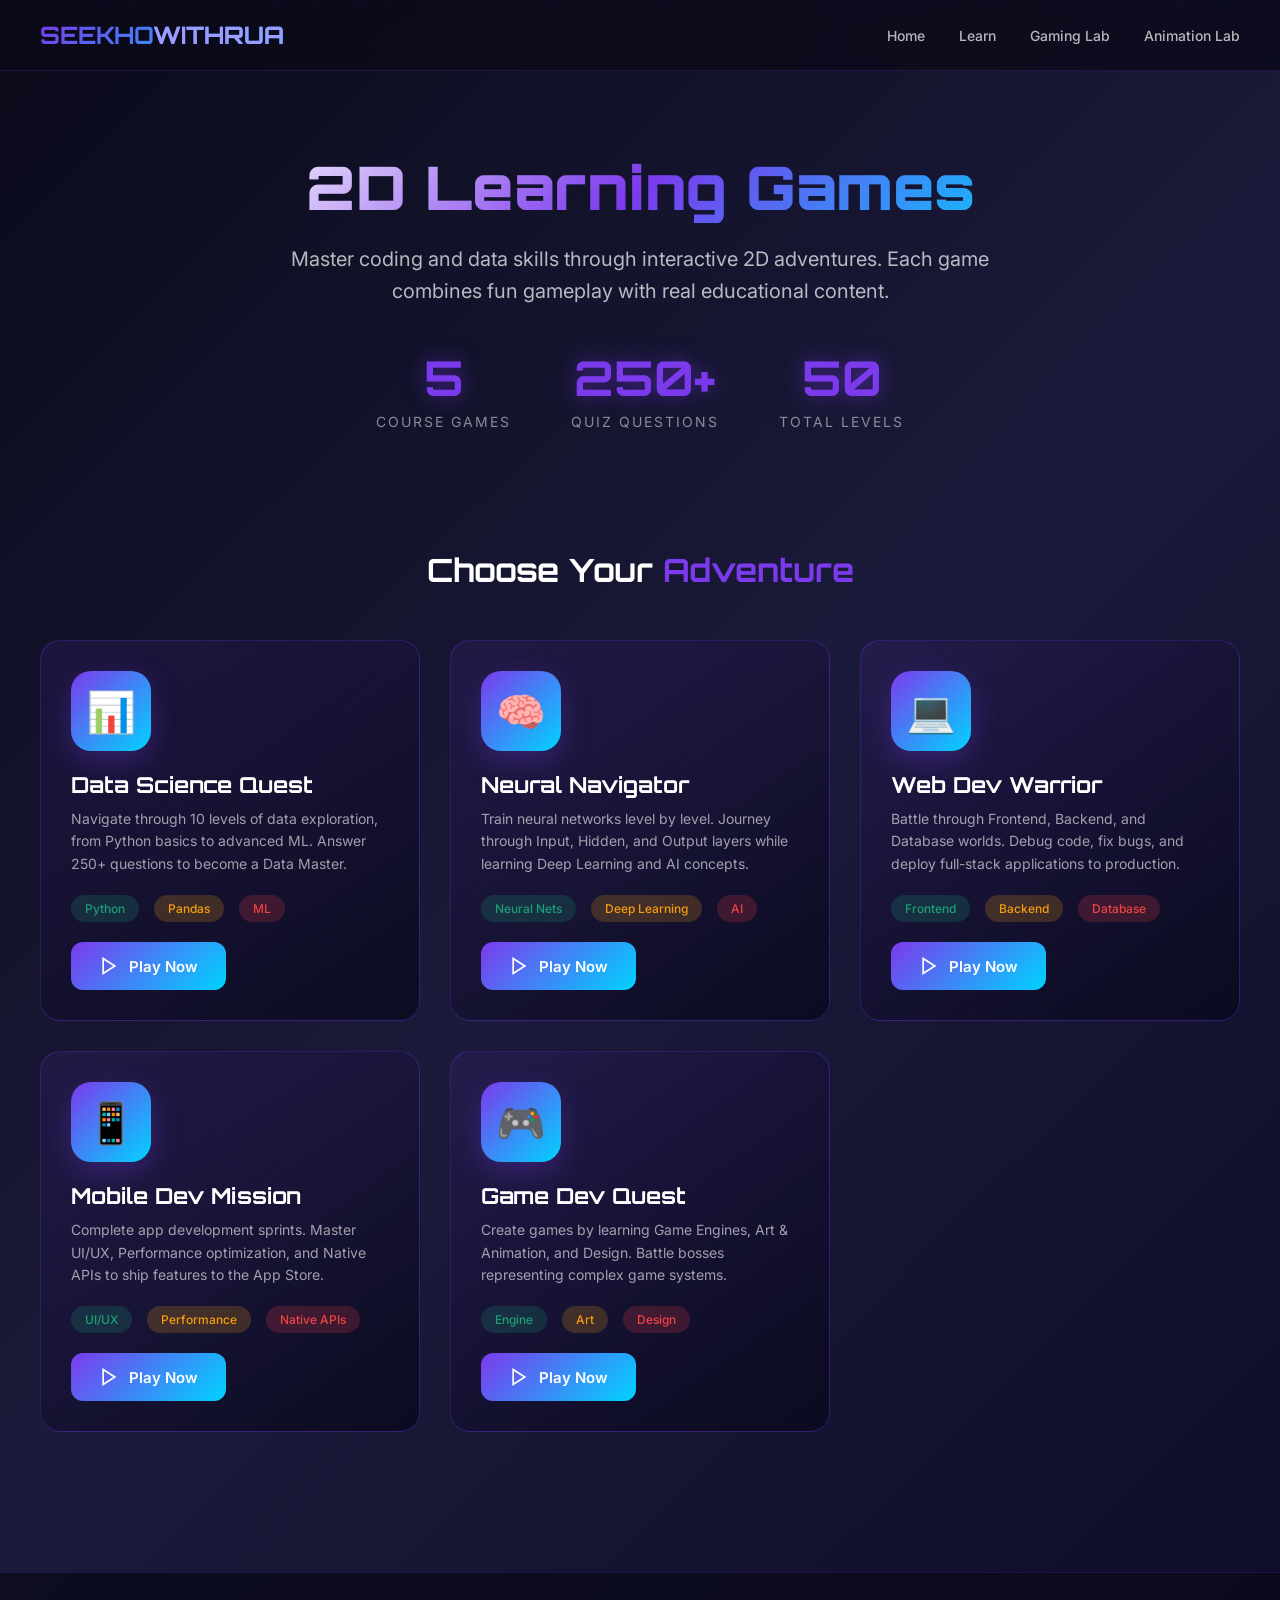
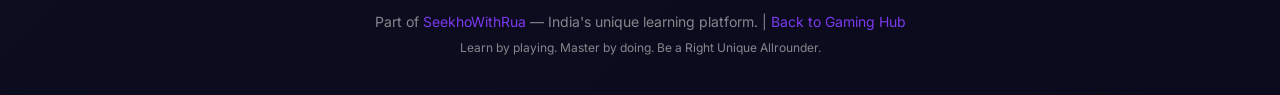
<file: 2d-games/index.html>
<!DOCTYPE html>
<html lang="en">
<head>
  <meta charset="UTF-8">
  <meta name="viewport" content="width=device-width, initial-scale=1.0">
  <title>2D Learning Games | SeekhoWithRua Gaming</title>
  <meta name="description" content="Play educational 2D games and learn Data Science, AI, Web Development, Mobile Development, and Game Development through interactive gameplay.">
  <link href="https://fonts.googleapis.com/css2?family=Orbitron:wght@400;700;900&family=Inter:wght@400;500;600;700&display=swap" rel="stylesheet">
  <style>
    * { margin: 0; padding: 0; box-sizing: border-box; }
    
    body {
      background: linear-gradient(135deg, #0a0a1a 0%, #1a1a3a 50%, #0d0d2a 100%);
      color: #fff;
      font-family: 'Inter', sans-serif;
      min-height: 100vh;
    }
    
    /* Particles Background */
    .particles {
      position: fixed;
      top: 0; left: 0; width: 100%; height: 100%;
      pointer-events: none;
      overflow: hidden;
      z-index: 0;
    }
    
    .particle {
      position: absolute;
      width: 4px; height: 4px;
      background: rgba(124, 58, 237, 0.3);
      border-radius: 50%;
      animation: float 20s infinite linear;
    }
    
    @keyframes float {
      0% { transform: translateY(100vh) rotate(0deg); opacity: 0; }
      10% { opacity: 1; }
      90% { opacity: 1; }
      100% { transform: translateY(-100vh) rotate(720deg); opacity: 0; }
    }
    
    /* Header */
    header {
      position: relative;
      z-index: 10;
      padding: 20px 40px;
      display: flex;
      justify-content: space-between;
      align-items: center;
      border-bottom: 1px solid rgba(124, 58, 237, 0.2);
      background: rgba(10, 10, 26, 0.8);
      backdrop-filter: blur(10px);
    }
    
    .logo {
      font-family: 'Orbitron', sans-serif;
      font-size: 24px;
      font-weight: 700;
      background: linear-gradient(135deg, #7c3aed, #00d4ff);
      -webkit-background-clip: text;
      -webkit-text-fill-color: transparent;
    }
    
    .logo span {
      color: #9E9BFF;
      -webkit-text-fill-color: #9E9BFF;
    }
    
    nav a {
      color: rgba(255,255,255,0.7);
      text-decoration: none;
      margin-left: 30px;
      font-size: 14px;
      font-weight: 500;
      transition: color 0.3s;
    }
    
    nav a:hover {
      color: #7c3aed;
    }
    
    /* Hero */
    .hero {
      position: relative;
      z-index: 10;
      text-align: center;
      padding: 80px 20px 60px;
      max-width: 900px;
      margin: 0 auto;
    }
    
    .hero h1 {
      font-family: 'Orbitron', sans-serif;
      font-size: clamp(36px, 6vw, 60px);
      font-weight: 900;
      line-height: 1.2;
      margin-bottom: 20px;
      background: linear-gradient(135deg, #fff 0%, #7c3aed 50%, #00d4ff 100%);
      -webkit-background-clip: text;
      -webkit-text-fill-color: transparent;
    }
    
    .hero p {
      font-size: 20px;
      color: rgba(255,255,255,0.7);
      max-width: 700px;
      margin: 0 auto 30px;
      line-height: 1.6;
    }
    
    .stats {
      display: flex;
      justify-content: center;
      gap: 60px;
      margin-top: 40px;
      flex-wrap: wrap;
    }
    
    .stat {
      text-align: center;
    }
    
    .stat-value {
      font-family: 'Orbitron', sans-serif;
      font-size: 48px;
      font-weight: 700;
      color: #7c3aed;
      text-shadow: 0 0 20px rgba(124, 58, 237, 0.5);
    }
    
    .stat-label {
      font-size: 14px;
      color: rgba(255,255,255,0.5);
      text-transform: uppercase;
      letter-spacing: 2px;
      margin-top: 5px;
    }
    
    /* Games Section */
    .games-section {
      position: relative;
      z-index: 10;
      padding: 60px 40px;
      max-width: 1400px;
      margin: 0 auto;
    }
    
    .section-title {
      font-family: 'Orbitron', sans-serif;
      font-size: 32px;
      font-weight: 700;
      text-align: center;
      margin-bottom: 50px;
      color: #fff;
    }
    
    .section-title span {
      color: #7c3aed;
    }
    
    .games-grid {
      display: grid;
      grid-template-columns: repeat(auto-fill, minmax(350px, 1fr));
      gap: 30px;
    }
    
    /* Game Card */
    .game-card {
      background: linear-gradient(145deg, rgba(124, 58, 237, 0.1) 0%, rgba(10, 10, 30, 0.9) 100%);
      border: 1px solid rgba(124, 58, 237, 0.3);
      border-radius: 20px;
      padding: 30px;
      transition: all 0.3s ease;
      cursor: pointer;
      position: relative;
      overflow: hidden;
    }
    
    .game-card::before {
      content: '';
      position: absolute;
      top: 0; left: 0; right: 0; bottom: 0;
      background: radial-gradient(circle at 50% 0%, rgba(124, 58, 237, 0.2), transparent 70%);
      opacity: 0;
      transition: opacity 0.3s;
    }
    
    .game-card:hover {
      transform: translateY(-10px);
      border-color: #7c3aed;
      box-shadow: 0 20px 40px rgba(124, 58, 237, 0.3);
    }
    
    .game-card:hover::before {
      opacity: 1;
    }
    
    .game-card > * {
      position: relative;
      z-index: 1;
    }
    
    .game-icon {
      width: 80px;
      height: 80px;
      background: linear-gradient(135deg, #7c3aed, #00d4ff);
      border-radius: 20px;
      display: flex;
      align-items: center;
      justify-content: center;
      font-size: 40px;
      margin-bottom: 20px;
      box-shadow: 0 10px 30px rgba(124, 58, 237, 0.3);
    }
    
    .game-card h3 {
      font-family: 'Orbitron', sans-serif;
      font-size: 22px;
      font-weight: 700;
      margin-bottom: 10px;
      color: #fff;
    }
    
    .game-card p {
      font-size: 14px;
      color: rgba(255,255,255,0.6);
      line-height: 1.6;
      margin-bottom: 20px;
    }
    
    .game-meta {
      display: flex;
      gap: 15px;
      margin-bottom: 20px;
      flex-wrap: wrap;
    }
    
    .badge {
      font-size: 12px;
      padding: 6px 14px;
      border-radius: 20px;
      background: rgba(124, 58, 237, 0.2);
      color: #9E9BFF;
      font-weight: 500;
    }
    
    .badge.beginner { background: rgba(29, 158, 117, 0.2); color: #1D9E75; }
    .badge.intermediate { background: rgba(245, 158, 11, 0.2); color: #f59e0b; }
    .badge.advanced { background: rgba(239, 68, 68, 0.2); color: #ef4444; }
    
    .play-btn {
      display: inline-flex;
      align-items: center;
      gap: 10px;
      background: linear-gradient(135deg, #7c3aed, #00d4ff);
      color: #fff;
      text-decoration: none;
      padding: 14px 28px;
      border-radius: 12px;
      font-weight: 600;
      font-size: 15px;
      transition: all 0.3s;
      border: none;
      cursor: pointer;
    }
    
    .play-btn:hover {
      transform: scale(1.05);
      box-shadow: 0 10px 30px rgba(124, 58, 237, 0.4);
    }
    
    .play-btn svg {
      width: 20px;
      height: 20px;
    }
    
    /* Footer */
    footer {
      position: relative;
      z-index: 10;
      border-top: 1px solid rgba(124, 58, 237, 0.2);
      background: rgba(10, 10, 26, 0.8);
      padding: 40px;
      text-align: center;
      margin-top: 80px;
    }
    
    footer p {
      color: rgba(255,255,255,0.5);
      font-size: 14px;
    }
    
    footer a {
      color: #7c3aed;
      text-decoration: none;
    }
    
    /* Responsive */
    @media (max-width: 768px) {
      header {
        flex-direction: column;
        gap: 20px;
        padding: 20px;
      }
      
      nav a {
        margin: 0 10px;
      }
      
      .hero {
        padding: 60px 20px 40px;
      }
      
      .games-section {
        padding: 40px 20px;
      }
      
      .games-grid {
        grid-template-columns: 1fr;
      }
      
      .stats {
        gap: 30px;
      }
      
      .stat-value {
        font-size: 36px;
      }
    }
  </style>
</head>
<body>
  <div class="particles" id="particles"></div>
  
  <header>
    <div class="logo">SEEKHO<span>WITHRUA</span></div>
    <nav>
      <a href="https://seekhowithrua.com">Home</a>
      <a href="https://app.seekhowithrua.com/mnemonic-system">Learn</a>
      <a href="https://gaming.seekhowithrua.com">Gaming Lab</a>
      <a href="https://animationlab.seekhowithrua.com">Animation Lab</a>
    </nav>
  </header>
  
  <section class="hero">
    <h1>2D Learning Games</h1>
    <p>Master coding and data skills through interactive 2D adventures. Each game combines fun gameplay with real educational content.</p>
    <div class="stats">
      <div class="stat">
        <div class="stat-value">5</div>
        <div class="stat-label">Course Games</div>
      </div>
      <div class="stat">
        <div class="stat-value">250+</div>
        <div class="stat-label">Quiz Questions</div>
      </div>
      <div class="stat">
        <div class="stat-value">50</div>
        <div class="stat-label">Total Levels</div>
      </div>
    </div>
  </section>
  
  <section class="games-section">
    <h2 class="section-title">Choose Your <span>Adventure</span></h2>
    
    <div class="games-grid">
      <!-- Data Science Quest -->
      <div class="game-card">
        <div class="game-icon">📊</div>
        <h3>Data Science Quest</h3>
        <p>Navigate through 10 levels of data exploration, from Python basics to advanced ML. Answer 250+ questions to become a Data Master.</p>
        <div class="game-meta">
          <span class="badge beginner">Python</span>
          <span class="badge intermediate">Pandas</span>
          <span class="badge advanced">ML</span>
        </div>
        <a href="data-science-quest/index.html" class="play-btn">
          <svg viewBox="0 0 24 24" fill="none" stroke="currentColor" stroke-width="2"><polygon points="5,3 19,12 5,21"></polygon></svg>
          Play Now
        </a>
      </div>
      
      <!-- AI Neural Navigator -->
      <div class="game-card">
        <div class="game-icon">🧠</div>
        <h3>Neural Navigator</h3>
        <p>Train neural networks level by level. Journey through Input, Hidden, and Output layers while learning Deep Learning and AI concepts.</p>
        <div class="game-meta">
          <span class="badge beginner">Neural Nets</span>
          <span class="badge intermediate">Deep Learning</span>
          <span class="badge advanced">AI</span>
        </div>
        <a href="ai-ml-adventure/index.html" class="play-btn">
          <svg viewBox="0 0 24 24" fill="none" stroke="currentColor" stroke-width="2"><polygon points="5,3 19,12 5,21"></polygon></svg>
          Play Now
        </a>
      </div>
      
      <!-- Web Dev Warrior -->
      <div class="game-card">
        <div class="game-icon">💻</div>
        <h3>Web Dev Warrior</h3>
        <p>Battle through Frontend, Backend, and Database worlds. Debug code, fix bugs, and deploy full-stack applications to production.</p>
        <div class="game-meta">
          <span class="badge beginner">Frontend</span>
          <span class="badge intermediate">Backend</span>
          <span class="badge advanced">Database</span>
        </div>
        <a href="web-dev-warrior/index.html" class="play-btn">
          <svg viewBox="0 0 24 24" fill="none" stroke="currentColor" stroke-width="2"><polygon points="5,3 19,12 5,21"></polygon></svg>
          Play Now
        </a>
      </div>
      
      <!-- Mobile Dev Mission -->
      <div class="game-card">
        <div class="game-icon">📱</div>
        <h3>Mobile Dev Mission</h3>
        <p>Complete app development sprints. Master UI/UX, Performance optimization, and Native APIs to ship features to the App Store.</p>
        <div class="game-meta">
          <span class="badge beginner">UI/UX</span>
          <span class="badge intermediate">Performance</span>
          <span class="badge advanced">Native APIs</span>
        </div>
        <a href="mobile-dev-mission/index.html" class="play-btn">
          <svg viewBox="0 0 24 24" fill="none" stroke="currentColor" stroke-width="2"><polygon points="5,3 19,12 5,21"></polygon></svg>
          Play Now
        </a>
      </div>
      
      <!-- Game Dev Quest -->
      <div class="game-card">
        <div class="game-icon">🎮</div>
        <h3>Game Dev Quest</h3>
        <p>Create games by learning Game Engines, Art & Animation, and Design. Battle bosses representing complex game systems.</p>
        <div class="game-meta">
          <span class="badge beginner">Engine</span>
          <span class="badge intermediate">Art</span>
          <span class="badge advanced">Design</span>
        </div>
        <a href="game-dev-quest/index.html" class="play-btn">
          <svg viewBox="0 0 24 24" fill="none" stroke="currentColor" stroke-width="2"><polygon points="5,3 19,12 5,21"></polygon></svg>
          Play Now
        </a>
      </div>
    </div>
  </section>
  
  <footer>
    <p>Part of <a href="https://seekhowithrua.com">SeekhoWithRua</a> — India's unique learning platform. | <a href="https://gaming.seekhowithrua.com">Back to Gaming Hub</a></p>
    <p style="margin-top: 10px; font-size: 12px;">Learn by playing. Master by doing. Be a Right Unique Allrounder.</p>
  </footer>
  
  <script>
    // Create animated particles
    const particlesContainer = document.getElementById('particles');
    for (let i = 0; i < 50; i++) {
      const particle = document.createElement('div');
      particle.className = 'particle';
      particle.style.left = Math.random() * 100 + '%';
      particle.style.animationDelay = Math.random() * 20 + 's';
      particle.style.animationDuration = (15 + Math.random() * 10) + 's';
      particlesContainer.appendChild(particle);
    }
  </script>
</body>
</html>
</file>
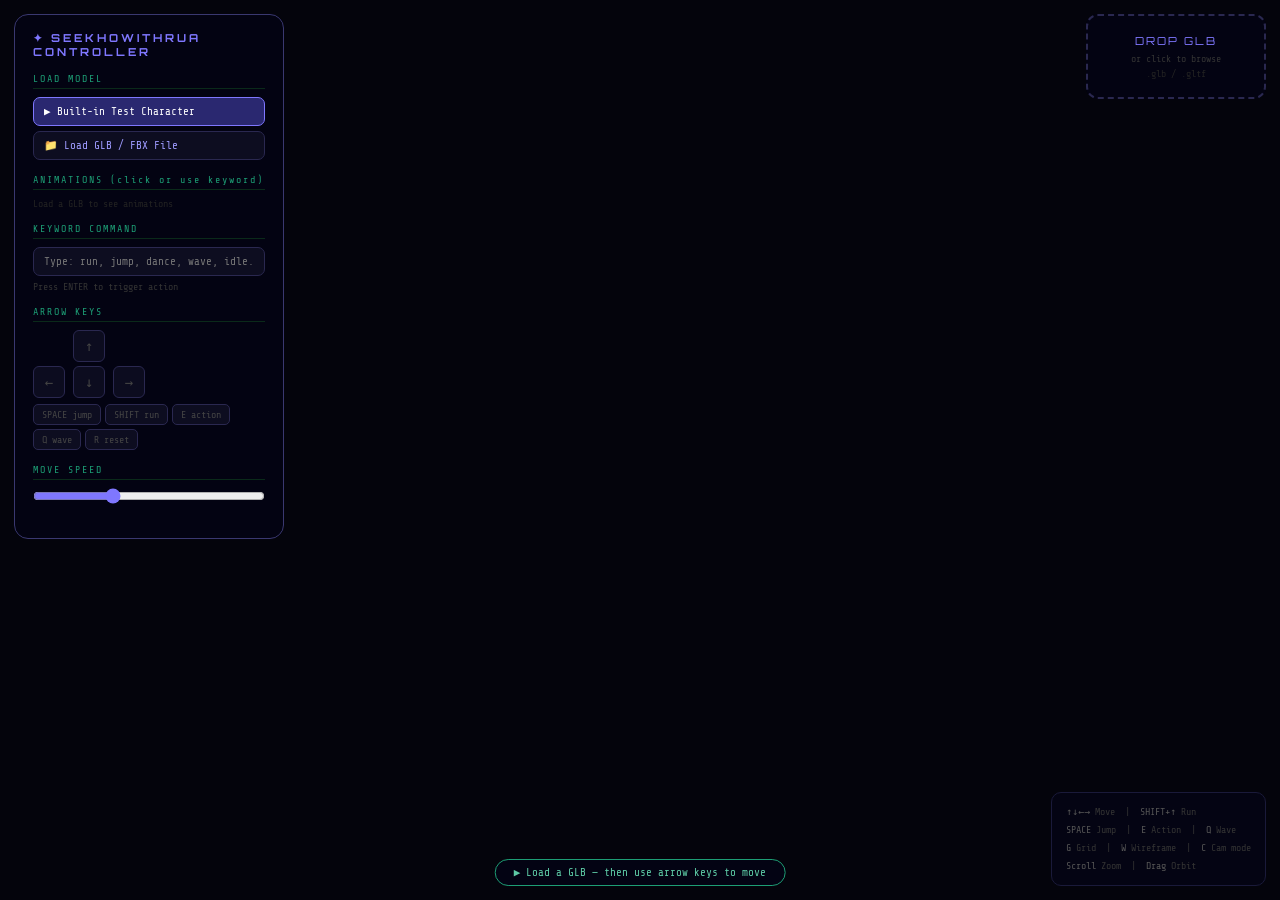
<file: character-controller.html>
<!DOCTYPE html>
  <html lang="en">
  <head>
    <meta charset="UTF-8">
    <title>SeekhoWithRua — Character Controller</title>
    <link href="https://fonts.googleapis.com/css2?family=Orbitron:wght@400;700;900&family=Share+Tech+Mono&display=swap" rel="stylesheet">
    <style>
      * { margin: 0; padding: 0; box-sizing: border-box; }
      body { background: #04040c; color: #fff; font-family: 'Share Tech Mono', monospace; overflow: hidden; }
      canvas { display: block; }

      /* ─── HUD ─── */
      #hud {
        position: absolute; top: 0; left: 0; right: 0; bottom: 0;
        pointer-events: none;
      }

      /* Control Panel */
      #panel {
        position: absolute; top: 14px; left: 14px;
        background: rgba(4,4,20,0.92);
        border: 1px solid #3a3870;
        border-radius: 14px; padding: 16px 18px;
        width: 270px; pointer-events: all;
        backdrop-filter: blur(10px);
      }
      #panel h2 {
        font-family: 'Orbitron', sans-serif;
        color: #7f77ff; font-size: 11px; letter-spacing: 3px;
        margin-bottom: 14px;
      }

      .section { margin-bottom: 14px; }
      .section-title {
        color: #1D9E75; font-size: 10px; letter-spacing: 2px;
        margin-bottom: 8px; border-bottom: 1px solid #0a2a1a;
        padding-bottom: 4px;
      }

      /* Load buttons */
      .load-btn {
        display: block; width: 100%;
        background: rgba(15,15,35,0.8);
        border: 1px solid #2a2850;
        color: #9E9BFF; padding: 7px 10px;
        border-radius: 7px; cursor: pointer;
        font-size: 11px; margin-bottom: 5px;
        text-align: left; transition: all 0.2s;
        font-family: 'Share Tech Mono', monospace;
        pointer-events: all;
      }
      .load-btn:hover { background: #12123a; border-color: #7f77ff; }
      .load-btn.active { background: #2a2870; border-color: #7f77ff; color: #fff; }

      /* Anim buttons */
      #anim-list { display: flex; flex-wrap: wrap; gap: 4px; }
      .anim-btn {
        background: rgba(15,15,35,0.8);
        border: 1px solid #1a3a2a;
        color: #5DCAA5; padding: 4px 9px;
        border-radius: 5px; cursor: pointer;
        font-size: 10px; transition: all 0.2s;
        font-family: 'Share Tech Mono', monospace;
        pointer-events: all;
      }
      .anim-btn:hover { background: #0a2a18; }
      .anim-btn.playing { background: #0a3a20; border-color: #1D9E75; color: #fff; }

      /* Keyword input */
      #keyword-input {
        width: 100%;
        background: rgba(15,15,35,0.8);
        border: 1px solid #2a2850;
        color: #9E9BFF; padding: 7px 10px;
        border-radius: 7px; font-size: 11px;
        font-family: 'Share Tech Mono', monospace;
        outline: none; transition: border-color 0.2s;
        pointer-events: all;
      }
      #keyword-input:focus { border-color: #7f77ff; }
      #keyword-hint { color: #333; font-size: 10px; margin-top: 5px; }

      /* Arrow key display */
      .key-grid {
        display: grid; grid-template-areas:
          ". up ."
          "left down right";
        grid-template-columns: 36px 36px 36px;
        gap: 4px; width: fit-content;
      }
      .key {
        width: 32px; height: 32px;
        background: rgba(15,15,35,0.8);
        border: 1px solid #2a2850;
        border-radius: 6px;
        display: flex; align-items: center; justify-content: center;
        font-size: 14px; color: #444; transition: all 0.1s;
      }
      .key[data-dir="up"]    { grid-area: up; }
      .key[data-dir="left"]  { grid-area: left; }
      .key[data-dir="down"]  { grid-area: down; }
      .key[data-dir="right"] { grid-area: right; }
      .key.active { background: #2a2870; border-color: #7f77ff; color: #9E9BFF; }

      .extra-keys { display: flex; gap: 4px; margin-top: 6px; flex-wrap: wrap; }
      .extra-key {
        background: rgba(15,15,35,0.8);
        border: 1px solid #2a2850;
        border-radius: 5px; padding: 4px 8px;
        font-size: 10px; color: #444; transition: all 0.1s;
      }
      .extra-key.active { background: #1a3a2a; border-color: #1D9E75; color: #5DCAA5; }

      /* Drop zone */
      #dropzone {
        position: absolute; top: 14px; right: 14px;
        background: rgba(4,4,20,0.92);
        border: 2px dashed #2a2850;
        border-radius: 12px; padding: 18px;
        width: 180px; text-align: center;
        pointer-events: all; cursor: pointer;
        transition: all 0.2s; backdrop-filter: blur(10px);
      }
      #dropzone:hover, #dropzone.drag-over {
        border-color: #7f77ff;
        background: rgba(40,40,120,0.2);
      }
      #dropzone .dz-title {
        font-family: 'Orbitron', sans-serif;
        color: #7f77ff; font-size: 11px; letter-spacing: 2px;
      }
      #dropzone p { color: #333; font-size: 10px; margin-top: 5px; }
      input[type=file] { display: none; }

      /* Status bar */
      #status {
        position: absolute; bottom: 14px; left: 50%;
        transform: translateX(-50%);
        background: rgba(4,4,20,0.9);
        border: 1px solid #1D9E75;
        border-radius: 20px; padding: 6px 18px;
        font-size: 11px; color: #5DCAA5;
        white-space: nowrap; pointer-events: none;
      }

      /* Action flash */
      #action-flash {
        position: absolute; top: 50%; left: 50%;
        transform: translate(-50%, -50%);
        font-family: 'Orbitron', sans-serif;
        font-size: 32px; font-weight: 900;
        color: #fff; text-shadow: 0 0 30px #7f77ff;
        pointer-events: none;
        opacity: 0; transition: opacity 0.1s;
      }

      /* Speed slider */
      #speed-slider {
        width: 100%; accent-color: #7f77ff;
        pointer-events: all;
      }

      /* Info panel bottom right */
      #info-panel {
        position: absolute; bottom: 14px; right: 14px;
        background: rgba(4,4,20,0.85);
        border: 1px solid #1a1a3a;
        border-radius: 10px; padding: 10px 14px;
        font-size: 10px; color: #333;
        line-height: 1.8; pointer-events: none;
      }
      #info-panel span { color: #555; }
    </style>
  </head>
  <body>

  <div id="hud">

    <!-- Left Panel -->
    <div id="panel">
      <h2>✦ SEEKHOWITHRUA CONTROLLER</h2>

      <div class="section">
        <div class="section-title">LOAD MODEL</div>
        <button class="load-btn active" onclick="loadBuiltIn()">▶ Built-in Test Character</button>
        <button class="load-btn" onclick="document.getElementById('file-input').click()">📁 Load GLB / FBX File</button>
        <input type="file" id="file-input" accept=".glb,.gltf" onchange="loadFromFile(event)">
      </div>

      <div class="section">
        <div class="section-title">ANIMATIONS (click or use keyword)</div>
        <div id="anim-list"><span style="color:#222;font-size:10px">Load a GLB to see animations</span></div>
      </div>

      <div class="section">
        <div class="section-title">KEYWORD COMMAND</div>
        <input id="keyword-input" type="text" placeholder="Type: run, jump, dance, wave, idle..."
          onkeydown="handleKeyword(event)">
        <div id="keyword-hint">Press ENTER to trigger action</div>
      </div>

      <div class="section">
        <div class="section-title">ARROW KEYS</div>
        <div class="key-grid">
          <div class="key" data-dir="up">↑</div>
          <div class="key" data-dir="left">←</div>
          <div class="key" data-dir="down">↓</div>
          <div class="key" data-dir="right">→</div>
        </div>
        <div class="extra-keys">
          <div class="extra-key" id="key-space">SPACE jump</div>
          <div class="extra-key" id="key-shift">SHIFT run</div>
          <div class="extra-key" id="key-e">E action</div>
          <div class="extra-key" id="key-q">Q wave</div>
          <div class="extra-key" id="key-r">R reset</div>
        </div>
      </div>

      <div class="section">
        <div class="section-title">MOVE SPEED</div>
        <input type="range" id="speed-slider" min="1" max="10" value="4"
          oninput="moveSpeed = this.value / 10 * 0.15">
      </div>
    </div>

    <!-- Drop zone -->
    <div id="dropzone" onclick="document.getElementById('file-input').click()">
      <div class="dz-title">DROP GLB</div>
      <p>or click to browse</p>
      <p style="margin-top:4px;color:#222">.glb / .gltf</p>
    </div>

    <!-- Action flash -->
    <div id="action-flash">JUMP!</div>

    <!-- Status -->
    <div id="status">▶ Load a GLB — then use arrow keys to move</div>

    <!-- Hint panel -->
    <div id="info-panel">
      <span>↑↓←→</span> Move &nbsp;|&nbsp; <span>SHIFT+↑</span> Run<br>
      <span>SPACE</span> Jump &nbsp;|&nbsp; <span>E</span> Action &nbsp;|&nbsp; <span>Q</span> Wave<br>
      <span>G</span> Grid &nbsp;|&nbsp; <span>W</span> Wireframe &nbsp;|&nbsp; <span>C</span> Cam mode<br>
      <span>Scroll</span> Zoom &nbsp;|&nbsp; <span>Drag</span> Orbit
    </div>
  </div>

  <script type="module">
  import * as THREE from 'https://esm.sh/three@0.160.0'
  import { OrbitControls } from 'https://esm.sh/three@0.160.0/examples/jsm/controls/OrbitControls.js'
  import { GLTFLoader } from 'https://esm.sh/three@0.160.0/examples/jsm/loaders/GLTFLoader.js'
  import { FBXLoader } from 'https://esm.sh/three@0.160.0/examples/jsm/loaders/FBXLoader.js'

  // ═══════════════════════════════════
  //  SCENE SETUP
  // ═══════════════════════════════════
  const scene = new THREE.Scene()
  scene.background = new THREE.Color(0x060614)
  scene.fog = new THREE.FogExp2(0x060614, 0.035)

  const camera = new THREE.PerspectiveCamera(55, innerWidth / innerHeight, 0.01, 500)
  camera.position.set(0, 3, 8)

  const renderer = new THREE.WebGLRenderer({ antialias: true })
  renderer.setSize(innerWidth, innerHeight)
  renderer.setPixelRatio(Math.min(devicePixelRatio, 2))
  renderer.shadowMap.enabled = true
  renderer.shadowMap.type = THREE.PCFSoftShadowMap
  renderer.toneMapping = THREE.ACESFilmicToneMapping
  renderer.toneMappingExposure = 1.1
  document.body.appendChild(renderer.domElement)

  const controls = new OrbitControls(camera, renderer.domElement)
  controls.enableDamping = true
  controls.dampingFactor = 0.07
  controls.target.set(0, 1, 0)
  controls.minDistance = 1
  controls.maxDistance = 40

  // ─── LIGHTS ───
  scene.add(new THREE.AmbientLight(0xffffff, 0.5))

  const key = new THREE.DirectionalLight(0xffffff, 2.5)
  key.position.set(6, 10, 6)
  key.castShadow = true
  key.shadow.mapSize.setScalar(2048)
  key.shadow.camera.near = 0.5
  key.shadow.camera.far = 60
  key.shadow.camera.left = key.shadow.camera.bottom = -12
  key.shadow.camera.right = key.shadow.camera.top = 12
  scene.add(key)

  const fill = new THREE.DirectionalLight(0x7f77ff, 0.8)
  fill.position.set(-6, 4, -4)
  scene.add(fill)

  const rim = new THREE.DirectionalLight(0x1D9E75, 0.5)
  rim.position.set(0, 6, -8)
  scene.add(rim)

  // ─── GROUND ───
  const groundMat = new THREE.MeshStandardMaterial({
    color: 0x080818, roughness: 0.9, metalness: 0.1
  })
  const ground = new THREE.Mesh(new THREE.PlaneGeometry(60, 60), groundMat)
  ground.rotation.x = -Math.PI / 2
  ground.receiveShadow = true
  scene.add(ground)

  // Grid
  const grid = new THREE.GridHelper(40, 40, 0x151530, 0x0d0d22)
  scene.add(grid)

  // ─── GLOWING CIRCLE UNDER CHARACTER ───
  const circleGeo = new THREE.CircleGeometry(1, 64)
  const circleMat = new THREE.MeshBasicMaterial({
    color: 0x7f77ff, transparent: true, opacity: 0.12
  })
  const circle = new THREE.Mesh(circleGeo, circleMat)
  circle.rotation.x = -Math.PI / 2
  circle.position.y = 0.01
  scene.add(circle)

  // ═══════════════════════════════════
  //  STATE
  // ═══════════════════════════════════
  let model = null
  let mixer = null
  let animations = {}       // name → AnimationAction
  let currentAction = null
  let currentActionName = ''
  const clock = new THREE.Clock()

  window.moveSpeed = 0.06

  const keys = {}
  let isJumping = false
  let jumpVel = 0
  let camFollowMode = false

  // Character velocity (smooth movement)
  let velX = 0, velZ = 0
  const friction = 0.82

  const gltfLoader = new GLTFLoader()

  // ═══════════════════════════════════
  //  STATUS & FLASH
  // ═══════════════════════════════════
  function setStatus(msg) {
    document.getElementById('status').textContent = msg
  }

  function flashAction(label) {
    const el = document.getElementById('action-flash')
    el.textContent = label
    el.style.opacity = 1
    setTimeout(() => el.style.opacity = 0, 700)
  }

  // ═══════════════════════════════════
  //  LOAD GLB
  // ═══════════════════════════════════
  function loadGLB(url, name) {
    setStatus(`⏳ Loading ${name}...`)
    if (model) { scene.remove(model); model = null; mixer = null; animations = {} }

    gltfLoader.load(url, (gltf) => {
      model = gltf.scene

      // Auto-scale
      const box = new THREE.Box3().setFromObject(model)
      const size = box.getSize(new THREE.Vector3())
      const maxDim = Math.max(size.x, size.y, size.z)
      const scale = 3 / maxDim
      model.scale.setScalar(scale)

      // Place on ground
      box.setFromObject(model)
      model.position.y = -box.min.y * scale

      // Shadows
      model.traverse(c => {
        if (c.isMesh) { c.castShadow = true; c.receiveShadow = true }
      })

      scene.add(model)

      // Register animations
      if (gltf.animations.length > 0) {
        mixer = new THREE.AnimationMixer(model)
        gltf.animations.forEach(clip => {
          const action = mixer.clipAction(clip)
          animations[clip.name.toLowerCase()] = action
          animations[clip.name] = action  // keep original too
        })

        buildAnimUI(gltf.animations)
        // Auto-play first (usually idle)
        playAnim(gltf.animations[0].name, true)
        setStatus(`✅ ${name} · ${gltf.animations.length} animations · Use arrow keys!`)
      } else {
        setStatus(`✅ ${name} loaded · No animations found`)
      }
    },
    p => setStatus(`⏳ ${name}: ${Math.round(p.loaded/p.total*100)}%`),
    err => setStatus(`❌ Error: ${err.message}`)
    ) 
  }

  // ═══════════════════════════════════
  //  PLAY ANIMATION
  // ═══════════════════════════════════
  function playAnim(name, loop = true) {
    if (!mixer) return false

    // Try exact, then lowercase, then fuzzy match
    let action = animations[name] || animations[name.toLowerCase()]
    if (!action) {
      // Fuzzy: find first key that includes the keyword
      const key = Object.keys(animations).find(k =>
        k.toLowerCase().includes(name.toLowerCase()) ||
        name.toLowerCase().includes(k.toLowerCase().replace('mixamo.com', '').trim())
      )
      if (key) action = animations[key]
    }

    if (!action) return false

    if (currentAction && currentAction !== action) {
      currentAction.fadeOut(0.3)
    }

    action.reset()
    action.setLoop(loop ? THREE.LoopRepeat : THREE.LoopOnce, Infinity)
    action.clampWhenFinished = !loop
    action.fadeIn(0.3)
    action.play()

    currentAction = action
    currentActionName = name

    // Update UI highlight
    document.querySelectorAll('.anim-btn').forEach(b => b.classList.remove('playing'))
    const btn = document.querySelector(`.anim-btn[data-name="${name}"]`)
    if (btn) btn.classList.add('playing')

    return true
  }

  // ═══════════════════════════════════
  //  BUILD ANIMATION BUTTONS
  // ═══════════════════════════════════
  function buildAnimUI(animList) {
    const list = document.getElementById('anim-list')
    list.innerHTML = ''
    animList.forEach(clip => {
      const btn = document.createElement('button')
      btn.className = 'anim-btn'
      btn.setAttribute('data-name', clip.name)
      // Clean Mixamo names like "mixamo.com/Walk" → "Walk"
      const label = clip.name.replace(/mixamo\.com\//i,'').split('_').join(' ')
      btn.textContent = label.length > 14 ? label.slice(0,13)+'…' : label
      btn.title = clip.name
      btn.onclick = () => { playAnim(clip.name, true); flashAction(label) }
      list.appendChild(btn)
    })
  }

  // ═══════════════════════════════════
  //  BUILT-IN TEST CHARACTER (cube rig)
  // ═══════════════════════════════════
  window.loadBuiltIn = function() {
    if (model) { scene.remove(model); model = null; mixer = null; animations = {} }
    document.getElementById('anim-list').innerHTML =
      '<span style="color:#222;font-size:10px">Use keywords or arrow keys — model moves procedurally</span>'

    // Simple humanoid from primitives
    const g = new THREE.Group()

    const mat = new THREE.MeshStandardMaterial({ color: 0x7f77ff, roughness: 0.4, metalness: 0.3 })
    const bodyMat = new THREE.MeshStandardMaterial({ color: 0x534AB7, roughness: 0.4 })
    const headMat = new THREE.MeshStandardMaterial({ color: 0xffc19a, roughness: 0.6 })

    // Body
    const body = new THREE.Mesh(new THREE.BoxGeometry(0.6, 0.8, 0.3), bodyMat)
    body.position.y = 1.2
    g.add(body)
    // Head
    const head = new THREE.Mesh(new THREE.BoxGeometry(0.4, 0.4, 0.35), headMat)
    head.position.y = 1.85
    g.add(head)
    // Arms
    const armL = new THREE.Mesh(new THREE.BoxGeometry(0.18, 0.65, 0.18), mat)
    armL.position.set(-0.42, 1.15, 0)
    g.add(armL)
    const armR = new THREE.Mesh(new THREE.BoxGeometry(0.18, 0.65, 0.18), mat)
    armR.position.set(0.42, 1.15, 0)
    g.add(armR)
    // Legs
    const legL = new THREE.Mesh(new THREE.BoxGeometry(0.2, 0.7, 0.2), mat)
    legL.position.set(-0.18, 0.55, 0)
    g.add(legL)
    const legR = new THREE.Mesh(new THREE.BoxGeometry(0.2, 0.7, 0.2), mat)
    legR.position.set(0.18, 0.55, 0)
    g.add(legR)

    g.traverse(c => { if (c.isMesh) { c.castShadow = true; c.receiveShadow = true } })
    scene.add(g)
    model = g
    model.userData.builtIn = true
    model.userData.armL = armL
    model.userData.armR = armR
    model.userData.legL = legL
    model.userData.legR = legR
    model.userData.head = head
    model.userData.body = body

    setStatus('✅ Test character loaded · Arrow keys to move · Type keywords · Load your GLB!')
  }

  // ═══════════════════════════════════
  //  FILE INPUT
  // ═══════════════════════════════════
  window.loadFromFile = function(e) {
    const file = e.target.files[0]
    if (!file) return
    loadGLB(URL.createObjectURL(file), file.name)
  }

  // Drag & drop
  const dz = document.getElementById('dropzone')
  document.addEventListener('dragover', e => { e.preventDefault(); dz.classList.add('drag-over') })
  document.addEventListener('dragleave', () => dz.classList.remove('drag-over'))
  document.addEventListener('drop', e => {
    e.preventDefault(); dz.classList.remove('drag-over')
    const file = e.dataTransfer.files[0]
    if (file && (file.name.endsWith('.glb') || file.name.endsWith('.gltf'))) {
      loadGLB(URL.createObjectURL(file), file.name)
    }
  })

  // ═══════════════════════════════════
  //  KEYWORD → ANIMATION MAPPING
  // ═══════════════════════════════════
  const keywordMap = {
    idle:    ['idle','Idle','T-Pose','bind','TPose'],
    walk:    ['walk','Walk','walking','Walking','Strafe'],
    run:     ['run','Run','running','Running','Sprint','sprint','jog','Jog'],
    jump:    ['jump','Jump','jumping','Jumping','leap','Leap'],
    dance:   ['dance','Dance','dancing','Dancing','Samba','Hip Hop','Gangnam'],
    wave:    ['wave','Wave','waving','greet','Greet','hello'],
    attack:  ['attack','Attack','punch','Punch','kick','Kick','hit','Hit','strike'],
    fall:    ['fall','Fall','falling','Falling','death','Death','die','Die'],
    sit:     ['sit','Sit','sitting','Sitting','crouch','Crouch'],
    cheer:   ['cheer','Cheer','celebrate','victory','Victory','win'],
    swim:    ['swim','Swim','swimming'],
    climb:   ['climb','Climb'],
    shoot:   ['shoot','Shoot','fire','Fire','aim','Aim'],
    taunt:   ['taunt','Taunt','laugh','Laugh'],
    sneak:   ['sneak','Sneak','creep','Creep','tip','tiptoe'],
  }

  function triggerKeyword(word) {
    const w = word.toLowerCase().trim()

    // Jump is always procedural
    if (w === 'jump' || w === 'space') { doJump(); return }

    // Find mapping
    let tried = false
    for (const [key, variants] of Object.entries(keywordMap)) {
      if (key === w || variants.some(v => v.toLowerCase() === w)) {
        for (const v of variants) {
          if (playAnim(v, true)) { flashAction(key.toUpperCase()); tried = true; break }
        }
        if (tried) break
      }
    }

    // Fallback: direct name search
    if (!tried) {
      if (playAnim(w, true)) flashAction(w.toUpperCase())
      else setStatus(`❓ Animation "${word}" not found — check anim list`)
    }
  }

  // ═══════════════════════════════════
  //  KEYBOARD INPUT
  // ═══════════════════════════════════
  const keyVisuals = {
    ArrowUp: 'up', ArrowDown: 'down', ArrowLeft: 'left', ArrowRight: 'right',
    ' ': 'space', Shift: 'shift', e: 'e', q: 'q', r: 'r'
  }

  document.addEventListener('keydown', e => {
    // Don't intercept when typing in input
    if (e.target === document.getElementById('keyword-input')) return

    keys[e.key] = true

    // Arrow key visuals
    const dir = keyVisuals[e.key]
    if (dir) {
      const el = document.querySelector(`.key[data-dir="${dir}"]`) ||
                document.getElementById(`key-${dir}`)
      if (el) el.classList.add('active')
    }

    // Single-press actions
    if (e.key === ' ') { e.preventDefault(); doJump() }
    if (e.key === 'e' || e.key === 'E') { triggerKeyword('attack'); flashAction('ACTION!') }
    if (e.key === 'q' || e.key === 'Q') { triggerKeyword('wave'); flashAction('WAVE!') }
    if (e.key === 'r' || e.key === 'R') { resetCam() }
    if (e.key === 'g' || e.key === 'G') { grid.visible = !grid.visible }
    if (e.key === 'c' || e.key === 'C') { camFollowMode = !camFollowMode; setStatus(camFollowMode ? '📷 Camera: FOLLOW mode' : '📷 Camera: FREE orbit') }
    if (e.key === 'w' || e.key === 'W') {
      if (model) model.traverse(c => {
        if (c.isMesh) c.material.wireframe = !c.material.wireframe
      })
    }
  })

  document.addEventListener('keyup', e => {
    keys[e.key] = false
    const dir = keyVisuals[e.key]
    if (dir) {
      const el = document.querySelector(`.key[data-dir="${dir}"]`) ||
                document.getElementById(`key-${dir}`)
      if (el) el.classList.remove('active')
    }

    // When arrow keys released, go back to idle
    if (['ArrowUp','ArrowDown','ArrowLeft','ArrowRight'].includes(e.key)) {
      const anyArrow = ['ArrowUp','ArrowDown','ArrowLeft','ArrowRight'].some(k => keys[k])
      if (!anyArrow && !isJumping) {
        tryPlayState('idle')
      }
    }
  })

  // Keyword input
  window.handleKeyword = function(e) {
    if (e.key === 'Enter') {
      const val = e.target.value.trim()
      if (val) { triggerKeyword(val); e.target.value = '' }
    }
  }

  // ═══════════════════════════════════
  //  JUMP
  // ═══════════════════════════════════
  function doJump() {
    if (isJumping) return
    isJumping = true
    jumpVel = 0.12
    flashAction('JUMP!')
    tryPlayState('jump')
  }

  // ═══════════════════════════════════
  //  STATE MACHINE
  // ═══════════════════════════════════
  let lastState = ''
  function tryPlayState(state) {
    if (state === lastState) return
    lastState = state
    if (!model?.userData.builtIn) {
      triggerKeyword(state)
    }
  }

  function resetCam() {
    camera.position.set(0, 3, 8)
    controls.target.set(0, 1, 0)
  }

  // ═══════════════════════════════════
  //  RENDER LOOP
  // ═══════════════════════════════════
  const up = new THREE.Vector3(0, 1, 0)

  function animate() {
    requestAnimationFrame(animate)
    const delta = clock.getDelta()
    const elapsed = clock.getElapsedTime()

    controls.update()
    if (mixer) mixer.update(delta)

    if (model) {
      const isRunning = keys['Shift']
      const speed = isRunning ? window.moveSpeed * 2.2 : window.moveSpeed

      const moveZ = (keys['ArrowUp'] ? -1 : 0) + (keys['ArrowDown'] ? 1 : 0)
      const moveX = (keys['ArrowLeft'] ? -1 : 0) + (keys['ArrowRight'] ? 1 : 0)
      const moving = moveX !== 0 || moveZ !== 0

      // Camera-relative movement
      const camDir = new THREE.Vector3()
      camera.getWorldDirection(camDir)
      camDir.y = 0; camDir.normalize()
      const camRight = new THREE.Vector3().crossVectors(camDir, up).normalize()

      const moveVec = new THREE.Vector3()
      moveVec.addScaledVector(camDir, -moveZ)
      moveVec.addScaledVector(camRight, moveX)
      if (moveVec.lengthSq() > 0) moveVec.normalize()

      velX += moveVec.x * speed
      velZ += moveVec.z * speed
      velX *= friction
      velZ *= friction

      model.position.x += velX
      model.position.z += velZ

      // Rotate to face direction
      if (Math.abs(velX) + Math.abs(velZ) > 0.001) {
        const targetAngle = Math.atan2(velX, velZ)
        model.rotation.y = THREE.MathUtils.lerp(model.rotation.y, targetAngle, 0.15)
      }

      // Jump
      if (isJumping) {
        model.position.y += jumpVel
        jumpVel -= 0.007
        if (model.position.y <= 0) {
          model.position.y = 0
          isJumping = false
          jumpVel = 0
          tryPlayState(moving ? (isRunning ? 'run' : 'walk') : 'idle')
          lastState = ''
        }
      }

      // State machine for animation
      if (!isJumping) {
        if (moving && isRunning) tryPlayState('run')
        else if (moving) tryPlayState('walk')
        else tryPlayState('idle')
      }

      // Built-in procedural animation
      if (model.userData.builtIn) {
        animateBuiltIn(elapsed, moving, isRunning)
      }

      // Circle glow follows
      circle.position.x = model.position.x
      circle.position.z = model.position.z
      circle.material.opacity = 0.08 + Math.sin(elapsed * 2) * 0.04

      // Camera follow
      if (camFollowMode) {
        const targetCamPos = new THREE.Vector3(
          model.position.x, model.position.y + 3, model.position.z + 7
        )
        camera.position.lerp(targetCamPos, 0.05)
        controls.target.lerp(
          new THREE.Vector3(model.position.x, model.position.y + 1, model.position.z), 0.1
        )
      }
    }

    renderer.render(scene, camera)
  }

  // ═══════════════════════════════════
  //  BUILT-IN PROCEDURAL ANIMATION
  // ═══════════════════════════════════
  function animateBuiltIn(t, moving, running) {
    if (!model?.userData.builtIn) return
    const { armL, armR, legL, legR, head, body } = model.userData
    const spd = running ? 10 : 6

    if (moving) {
      // Walk/run cycle
      armL.rotation.x = Math.sin(t * spd) * 0.6
      armR.rotation.x = -Math.sin(t * spd) * 0.6
      legL.rotation.x = -Math.sin(t * spd) * 0.5
      legR.rotation.x = Math.sin(t * spd) * 0.5
      body.position.y = 1.2 + Math.abs(Math.sin(t * spd * 2)) * 0.04
    } else {
      // Idle breathing
      armL.rotation.x = Math.sin(t * 1.2) * 0.05
      armR.rotation.x = Math.sin(t * 1.2) * 0.05
      legL.rotation.x = 0
      legR.rotation.x = 0
      body.position.y = 1.2 + Math.sin(t * 1.5) * 0.02
      head.rotation.y = Math.sin(t * 0.6) * 0.1
    }

    if (isJumping) {
      armL.rotation.x = -1.2
      armR.rotation.x = -1.2
      legL.rotation.x = 0.4
      legR.rotation.x = 0.4
    }
  }

  // ═══════════════════════════════════
  //  RESIZE
  // ═══════════════════════════════════
  window.addEventListener('resize', () => {
    camera.aspect = innerWidth / innerHeight
    camera.updateProjectionMatrix()
    renderer.setSize(innerWidth, innerHeight)
  })

  // ─── START ───
  loadBuiltIn()
  animate()
  </script>
  </body>
  </html>
</file>
